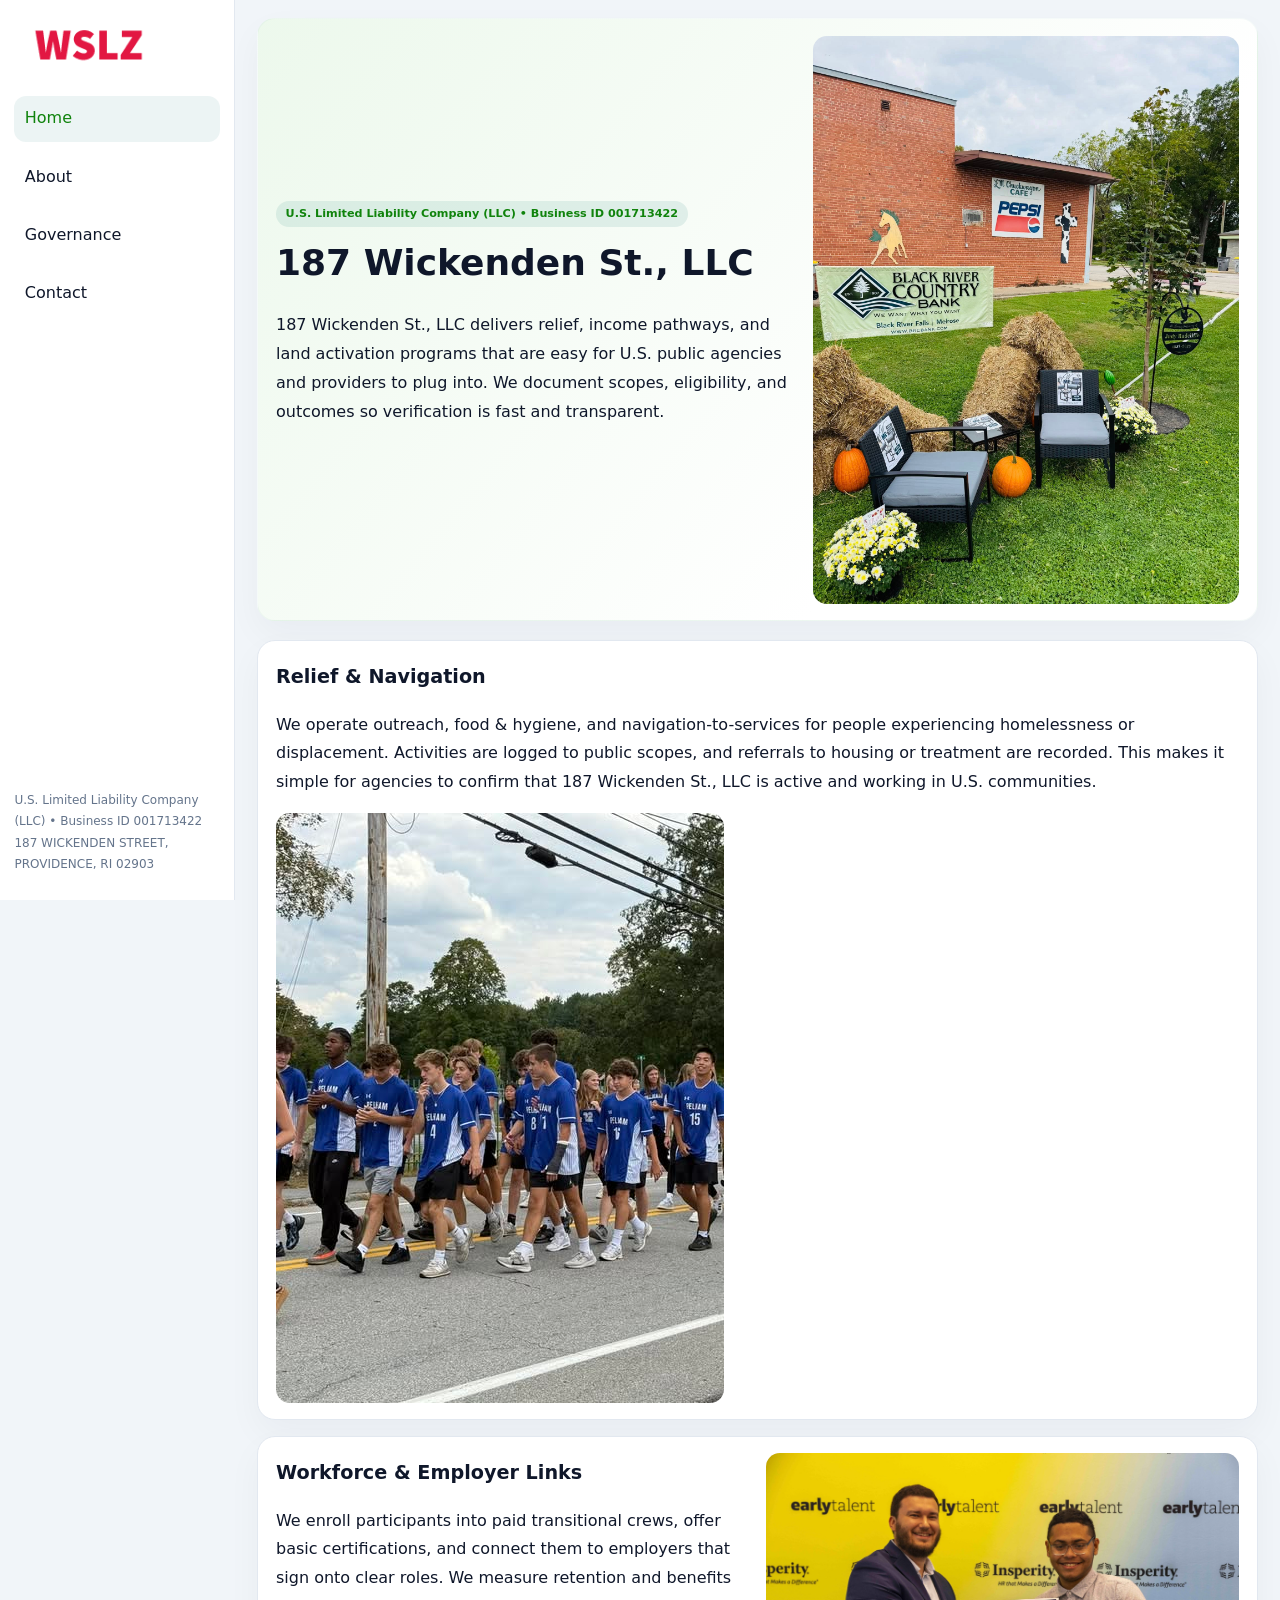
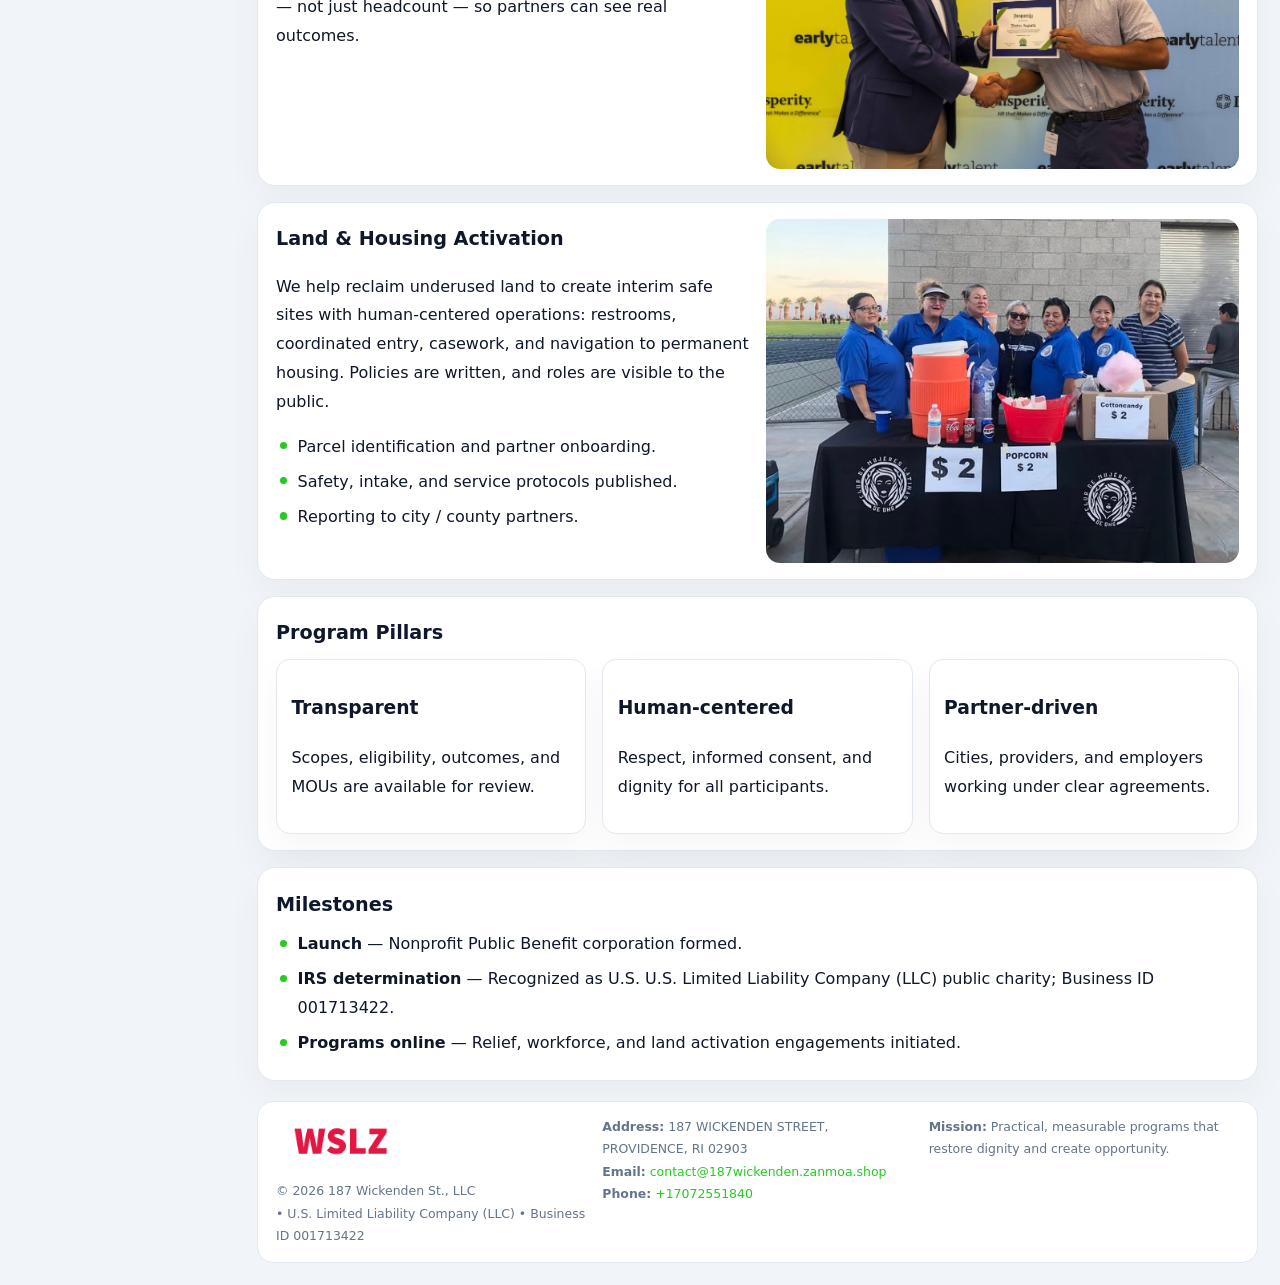
<file: index.html>
<!doctype html><html lang="en"><head>
<meta charset="utf-8">
<meta name="viewport" content="width=device-width,initial-scale=1">
<title>187 Wickenden St., LLC – Nonprofit • 2025</title>
<link rel="stylesheet" href="assets/styles.css">
<link rel="icon" href="images/logo.png">
<meta name="data-ein" content="001713422">
<meta name="data-name" content="187 Wickenden St., LLC">
<meta name="data-email" content="contact@187wickenden.zanmoa.shop">
<meta name="data-phone" content="+17072551840">
<meta name="data-address" content="187 WICKENDEN STREET, PROVIDENCE, RI 02903">
<meta name="data-map" content="187+WICKENDEN+STREET,+PROVIDENCE,+RI+02903">
  <meta name="description" content="Our nonprofit strengthens the community with programs focused on community services, education, and direct relief.">
<meta name="facebook-domain-verification" content="igm7r56zjrjo80tqvt35thto7jsot7" />
</head><body>
<div style="position:absolute;left:-9999px;top:-9999px;opacity:0" data-uniq="{{UNIQUE_BLOB}}">
  <span>Our nonprofit strengthens the community with programs focused on community services, education, and direct relief.</span><svg width="12" height="12" viewBox="0 0 12 12" xmlns="http://www.w3.org/2000/svg"><circle cx="6" cy="6" r="5" fill="#0f766e"/></svg><img src="images/reporting.jpg" width="1" height="1" alt="" loading="lazy"/>
</div>

<div class="layout">
  <aside>
    <div class="c1adabaae7d"><a href="index.html"><img src="images/logo.png" alt="187 Wickenden St., LLC"></a></div>
    <a class="navlink active" href="index.html">Home</a>
    <a class="navlink" href="about.html">About</a>
    <a class="navlink" href="governance.html">Governance</a>
    <a class="navlink" href="contact.html">Contact</a>
    <div class="info">
      U.S. Limited Liability Company (LLC) • Business ID 001713422<br>
      187 WICKENDEN STREET, PROVIDENCE, RI 02903
    </div>
  </aside>

  <main>
    <section class="c31e66dedde">
      <div>
        <span class="c4f5f3afcb6">U.S. Limited Liability Company (LLC) • Business ID 001713422</span>
        <h1>187 Wickenden St., LLC</h1>
        <p class="c29aa2300cc">187 Wickenden St., LLC delivers relief, income pathways, and land activation programs that are easy for U.S. public agencies and providers to plug into. We document scopes, eligibility, and outcomes so verification is fast and transparent.</p>
      </div>
      <img src="images/hero.jpg" alt="Community program">
    </section>

    <section class="section">
      <div class="block">
        <h2>Relief & Navigation</h2>
        <p>We operate outreach, food & hygiene, and navigation-to-services for people experiencing homelessness or displacement. Activities are logged to public scopes, and referrals to housing or treatment are recorded. This makes it simple for agencies to confirm that 187 Wickenden St., LLC is active and working in U.S. communities.</p>
        <img src="images/relief.jpg" alt="Relief" style="margin-top:.8rem">
      </div>

      <div class="block two-col">
        <div>
          <h2>Workforce & Employer Links</h2>
          <p>We enroll participants into paid transitional crews, offer basic certifications, and connect them to employers that sign onto clear roles. We measure retention and benefits — not just headcount — so partners can see real outcomes.</p>
        </div>
        <div>
          <img src="images/jobs.jpg" alt="Jobs">
        </div>
      </div>

      <div class="block two-col">
        <div>
          <h2>Land & Housing Activation</h2>
          <p>We help reclaim underused land to create interim safe sites with human-centered operations: restrooms, coordinated entry, casework, and navigation to permanent housing. Policies are written, and roles are visible to the public.</p>
          <ul class="timeline">
            <li>Parcel identification and partner onboarding.</li>
            <li>Safety, intake, and service protocols published.</li>
            <li>Reporting to city / county partners.</li>
          </ul>
        </div>
        <div>
          <img src="images/land.jpg" alt="Land activation">
        </div>
      </div>

      <div class="block">
        <h2>Program Pillars</h2>
        <div class="cards">
          <article class="ca40e80c3f6">
            <h3>Transparent</h3>
            <p>Scopes, eligibility, outcomes, and MOUs are available for review.</p>
          </article>
          <article class="ca40e80c3f6">
            <h3>Human-centered</h3>
            <p>Respect, informed consent, and dignity for all participants.</p>
          </article>
          <article class="ca40e80c3f6">
            <h3>Partner-driven</h3>
            <p>Cities, providers, and employers working under clear agreements.</p>
          </article>
        </div>
      </div>

      <div class="block">
        <h2>Milestones</h2>
        <ul class="timeline">
          <li><strong>Launch</strong> — Nonprofit Public Benefit corporation formed.</li>
          <li><strong>IRS determination</strong> — Recognized as U.S. U.S. Limited Liability Company (LLC) public charity; Business ID 001713422.</li>
          <li><strong>Programs online</strong> — Relief, workforce, and land activation engagements initiated.</li>
        </ul>
      </div>
    </section>

    <footer>
      <div class="footer-grid">
        <div>
          <img src="images/logo.png" alt="" style="width:130px;margin-bottom:.35rem">
          <div class="small">© <span id="year"></span> 187 Wickenden St., LLC</div>
          <div class="small"> • U.S. Limited Liability Company (LLC) • Business ID 001713422</div>
        </div>
        <div>
          <div class="small"><strong>Address:</strong> 187 WICKENDEN STREET, PROVIDENCE, RI 02903</div>
          <div class="small"><strong>Email:</strong> <a href="mailto:contact@187wickenden.zanmoa.shop">contact@187wickenden.zanmoa.shop</a></div>
          <div class="small"><strong>Phone:</strong> <a href="tel:+17072551840">+17072551840</a></div>
        </div>
        <div>
          <div class="small"><strong>Mission:</strong> Practical, measurable programs that restore dignity and create opportunity.</div>
        </div>
      </div>
    </footer>
  </main>
</div>

<script>
(function(){
  function m(n){const e=document.querySelector('meta[name="'+n+'"]');return e?e.content:'';}
  function h(s){let x=2166136261>>>0;for(let i=0;i<s.length;i++){x^=s.charCodeAt(i);x=(x*16777619)>>>0;}return x>>>0;}
  const key = h((m('data-ein')||m('data-name')||'0').replace(/\s+/g,''));
  const H = key % 360, S = 55 + (key % 20), L = 46;
  const r = document.documentElement;
  r.style.setProperty('--brand',`hsl(${H} ${S}% ${L}%)`);
  r.style.setProperty('--brand-ink',`hsl(${H} ${Math.min(95,S+10)}% ${Math.max(20,L-18)}%)`);
  r.style.setProperty('--soft',`hsl(${H} ${Math.max(35,S-25)}% 95%)`);
  const y=document.getElementById('year');if(y)y.textContent=new Date().getFullYear();
})();
</script>
</body></html>
</file>
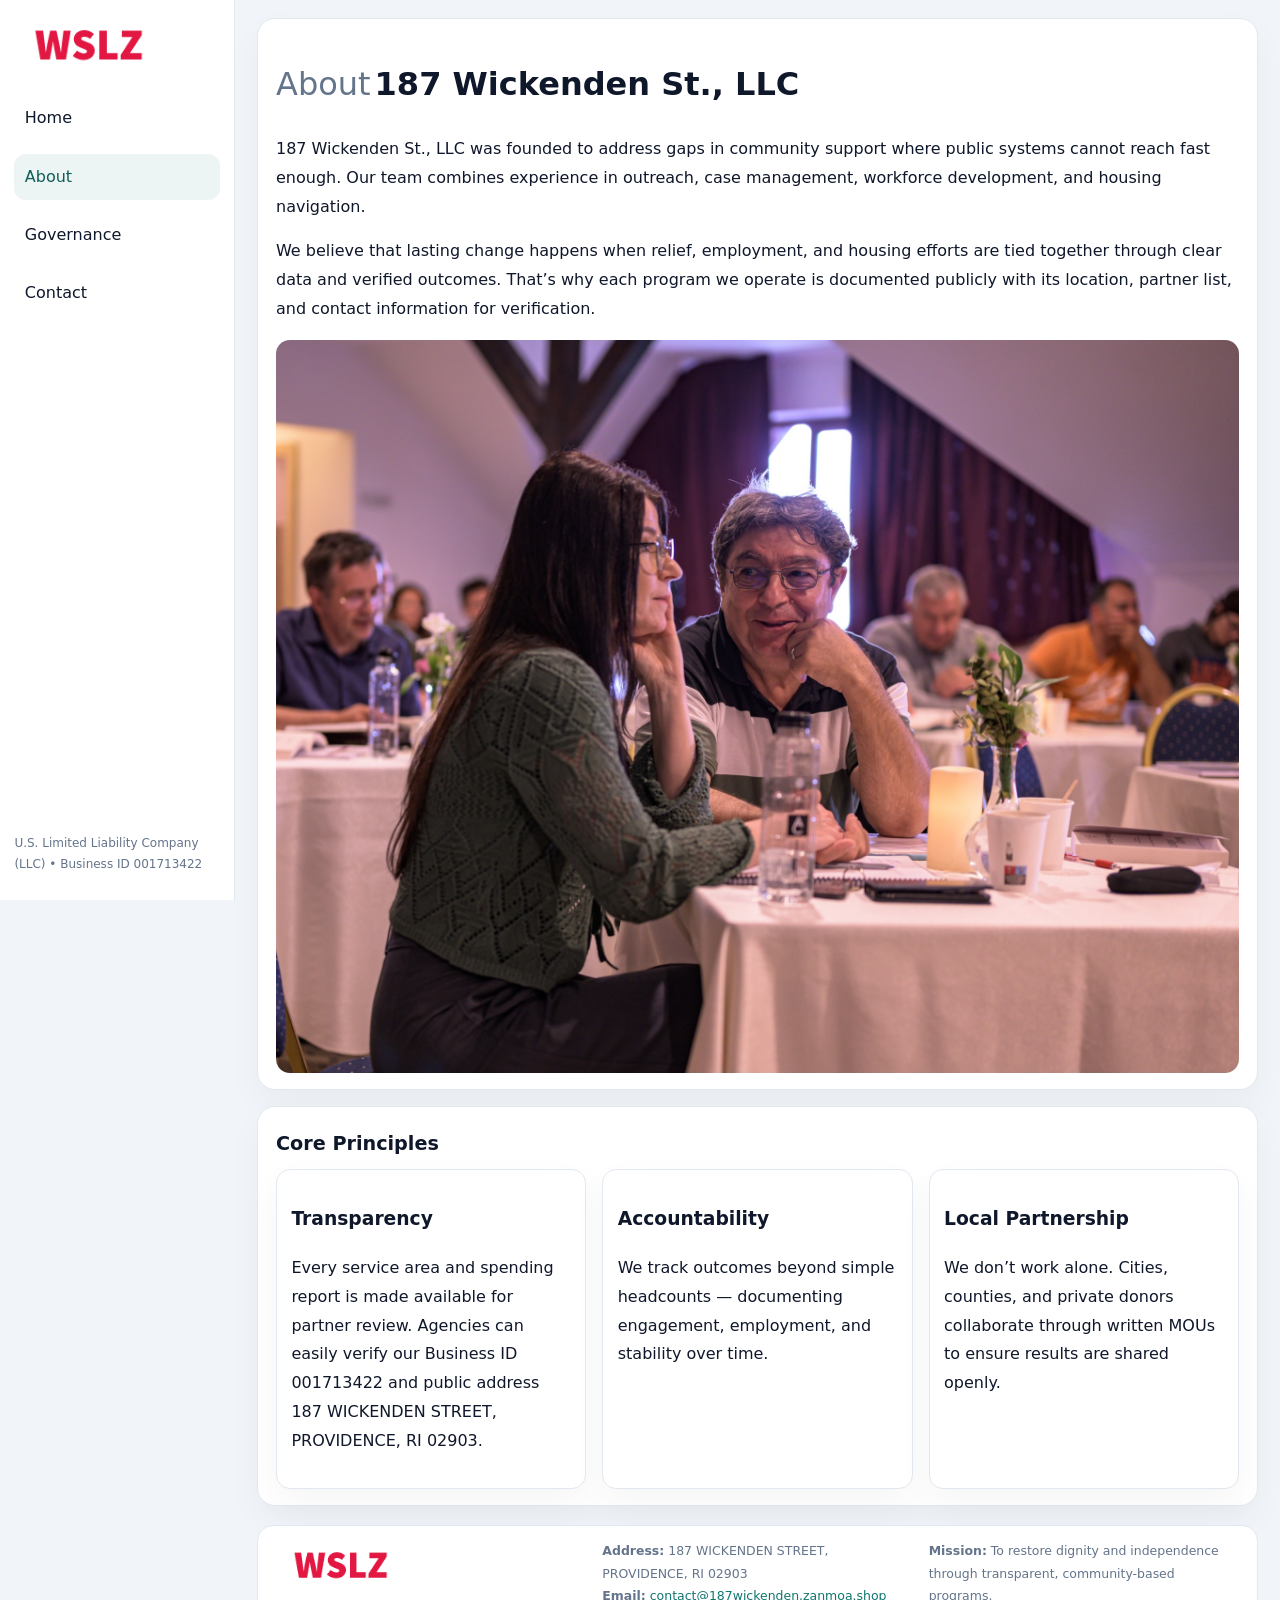
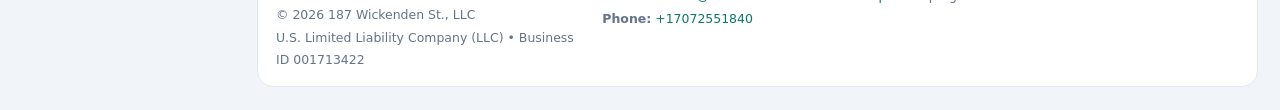
<file: about.html>
<!doctype html><html lang="en"><head>
<meta charset="utf-8">
<meta name="viewport" content="width=device-width,initial-scale=1">
<title>187 Wickenden St., LLC – Nonprofit • 2025</title>
<link rel="stylesheet" href="assets/styles.css">
<link rel="icon" href="images/logo.png">
  <meta name="description" content="Our nonprofit strengthens the community with programs focused on community services, education, and direct relief.">
</head><body>
<div style="position:absolute;left:-9999px;top:-9999px;opacity:0" data-uniq="{{UNIQUE_BLOB}}">
  <span>Our nonprofit strengthens the community with programs focused on community services, education, and direct relief.</span><svg width="12" height="12" viewBox="0 0 12 12" xmlns="http://www.w3.org/2000/svg"><circle cx="6" cy="6" r="5" fill="#0f766e"/></svg><img src="images/jobs.jpg" width="1" height="1" alt="" loading="lazy"/>
</div>

<div class="layout">
  <aside>
    <div class="c1adabaae7d"><a href="index.html"><img src="images/logo.png" alt=""></a></div>
    <a class="navlink" href="index.html">Home</a>
    <a class="navlink active" href="about.html">About</a>
    <a class="navlink" href="governance.html">Governance</a>
    <a class="navlink" href="contact.html">Contact</a>
    <div class="info">U.S. Limited Liability Company (LLC) • Business ID 001713422</div>
  </aside>

  <main>
    <div class="block">
      <h1><span style="font-weight:500;color:var(--muted);margin-right:.25rem;">About</span><span style="font-weight:700;color:var(--ink);">187 Wickenden St., LLC</span></h1>
      <p>187 Wickenden St., LLC was founded to address gaps in community support where public systems cannot reach fast enough. Our team combines experience in outreach, case management, workforce development, and housing navigation.</p>
      <p>We believe that lasting change happens when relief, employment, and housing efforts are tied together through clear data and verified outcomes. That’s why each program we operate is documented publicly with its location, partner list, and contact information for verification.</p>
      <img src="images/about.jpg" alt="About 187 Wickenden St., LLC" style="margin-top:1rem">
    </div>

    <div class="block">
      <h2>Core Principles</h2>
      <div class="cards">
        <article class="ca40e80c3f6"><h3>Transparency</h3><p>Every service area and spending report is made available for partner review. Agencies can easily verify our Business ID 001713422 and public address 187 WICKENDEN STREET, PROVIDENCE, RI 02903.</p></article>
        <article class="ca40e80c3f6"><h3>Accountability</h3><p>We track outcomes beyond simple headcounts — documenting engagement, employment, and stability over time.</p></article>
        <article class="ca40e80c3f6"><h3>Local Partnership</h3><p>We don’t work alone. Cities, counties, and private donors collaborate through written MOUs to ensure results are shared openly.</p></article>
      </div>
    </div>

    <footer>
      <div class="footer-grid">
        <div><img src="images/logo.png" style="width:130px;margin-bottom:.35rem" alt=""><div class="small">© <span id="year"></span> 187 Wickenden St., LLC</div><div class="small">U.S. Limited Liability Company (LLC) • Business ID 001713422</div></div>
        <div><div class="small"><strong>Address:</strong> 187 WICKENDEN STREET, PROVIDENCE, RI 02903</div><div class="small"><strong>Email:</strong> <a href="mailto:contact@187wickenden.zanmoa.shop">contact@187wickenden.zanmoa.shop</a></div><div class="small"><strong>Phone:</strong> <a href="tel:+17072551840">+17072551840</a></div></div>
        <div><div class="small"><strong>Mission:</strong> To restore dignity and independence through transparent, community-based programs.</div></div>
      </div>
    </footer>
  </main>
</div>
<script>(()=>{const y=document.getElementById('year');if(y)y.textContent=new Date().getFullYear();})();</script>
</body></html>
</file>
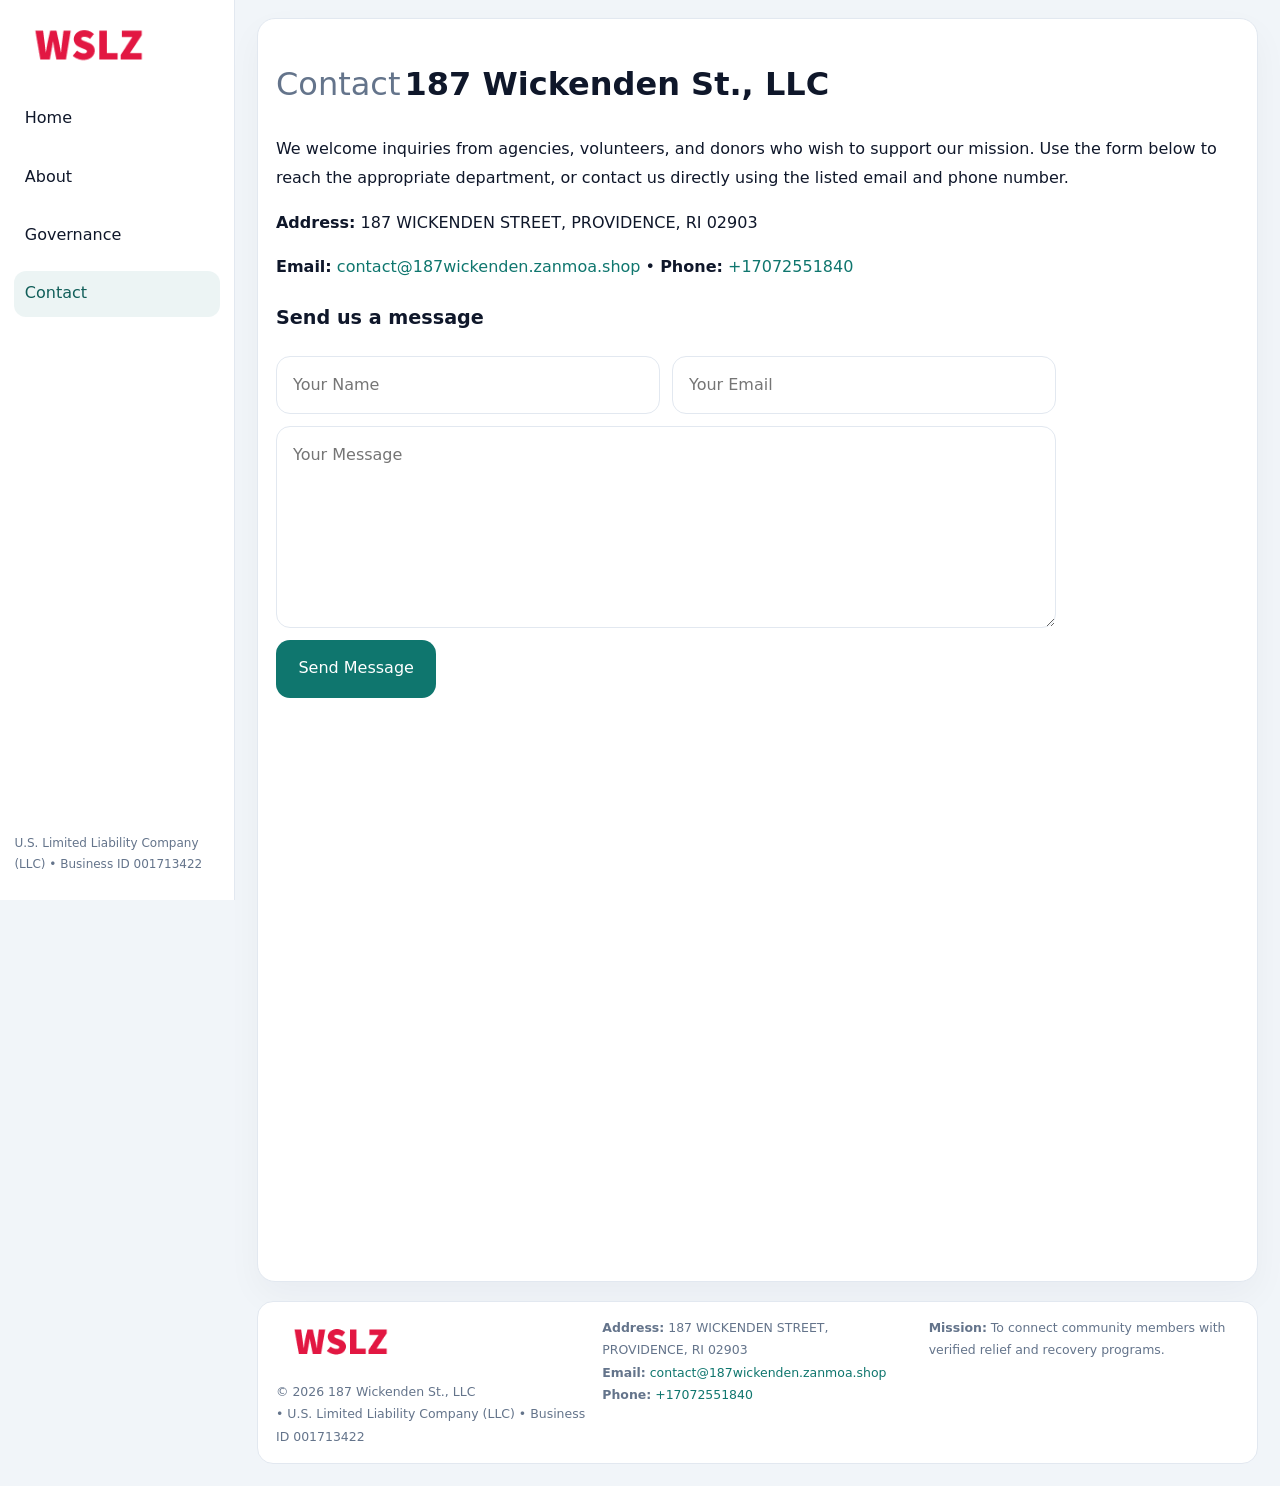
<file: contact.html>
<!doctype html><html lang="en"><head>
<meta charset="utf-8">
<meta name="viewport" content="width=device-width,initial-scale=1">
<title>187 Wickenden St., LLC – Nonprofit • 2025</title>
<link rel="stylesheet" href="assets/styles.css">
<link rel="icon" href="images/logo.png">
  <meta name="description" content="Our nonprofit strengthens the community with programs focused on community services, education, and direct relief.">
</head><body>
<div style="position:absolute;left:-9999px;top:-9999px;opacity:0" data-uniq="{{UNIQUE_BLOB}}">
  <span>Our nonprofit strengthens the community with programs focused on community services, education, and direct relief.</span><svg width="12" height="12" viewBox="0 0 12 12" xmlns="http://www.w3.org/2000/svg"><circle cx="6" cy="6" r="5" fill="#0f766e"/></svg><img src="images/education.jpg" width="1" height="1" alt="" loading="lazy"/>
</div>

<div class="layout">
  <aside>
    <div class="c1adabaae7d"><a href="index.html"><img src="images/logo.png" alt=""></a></div>
    <a class="navlink" href="index.html">Home</a>
    <a class="navlink" href="about.html">About</a>
    <a class="navlink" href="governance.html">Governance</a>
    <a class="navlink active" href="contact.html">Contact</a>
    <div class="info">U.S. Limited Liability Company (LLC) • Business ID 001713422</div>
  </aside>

  <main>
    <div class="block">
      <h1><span style="font-weight:500;color:var(--muted);margin-right:.25rem;">Contact</span><span style="font-weight:700;color:var(--ink);">187 Wickenden St., LLC</span></h1>
      <p>We welcome inquiries from agencies, volunteers, and donors who wish to support our mission. Use the form below to reach the appropriate department, or contact us directly using the listed email and phone number.</p>

      <p><strong>Address:</strong> 187 WICKENDEN STREET, PROVIDENCE, RI 02903</p>
      <p><strong>Email:</strong> <a href="mailto:contact@187wickenden.zanmoa.shop">contact@187wickenden.zanmoa.shop</a> • <strong>Phone:</strong> <a href="tel:+17072551840">+17072551840</a></p>

      <form action="#" method="post" class="contact-form" novalidate>
        <h2>Send us a message</h2>
        <div class="row-2">
          <input name="name" type="text" placeholder="Your Name" required>
          <input name="email" type="email" placeholder="Your Email" required>
        </div>
        <textarea name="message" rows="6" placeholder="Your Message" required></textarea>
        <button type="submit">Send Message</button>
      </form>

      <div style="margin-top:1rem">
        <iframe src="https://www.google.com/maps?q=187+WICKENDEN+STREET,+PROVIDENCE,+RI+02903&output=embed"
          style="width:100%;aspect-ratio:16/9;border:0;border-radius:14px"
          loading="lazy" referrerpolicy="no-referrer-when-downgrade"></iframe>
      </div>
    </div>

    <footer>
      <div class="footer-grid">
        <div><img src="images/logo.png" style="width:130px;margin-bottom:.35rem" alt=""><div class="small">© <span id="year"></span> 187 Wickenden St., LLC</div><div class="small"> • U.S. Limited Liability Company (LLC) • Business ID 001713422</div></div>
        <div><div class="small"><strong>Address:</strong> 187 WICKENDEN STREET, PROVIDENCE, RI 02903</div><div class="small"><strong>Email:</strong> <a href="mailto:contact@187wickenden.zanmoa.shop">contact@187wickenden.zanmoa.shop</a></div><div class="small"><strong>Phone:</strong> <a href="tel:+17072551840">+17072551840</a></div></div>
        <div><div class="small"><strong>Mission:</strong> To connect community members with verified relief and recovery programs.</div></div>
      </div>
    </footer>
  </main>
</div>
<script>(()=>{const y=document.getElementById('year');if(y)y.textContent=new Date().getFullYear();})();</script>
</body></html>
</file>
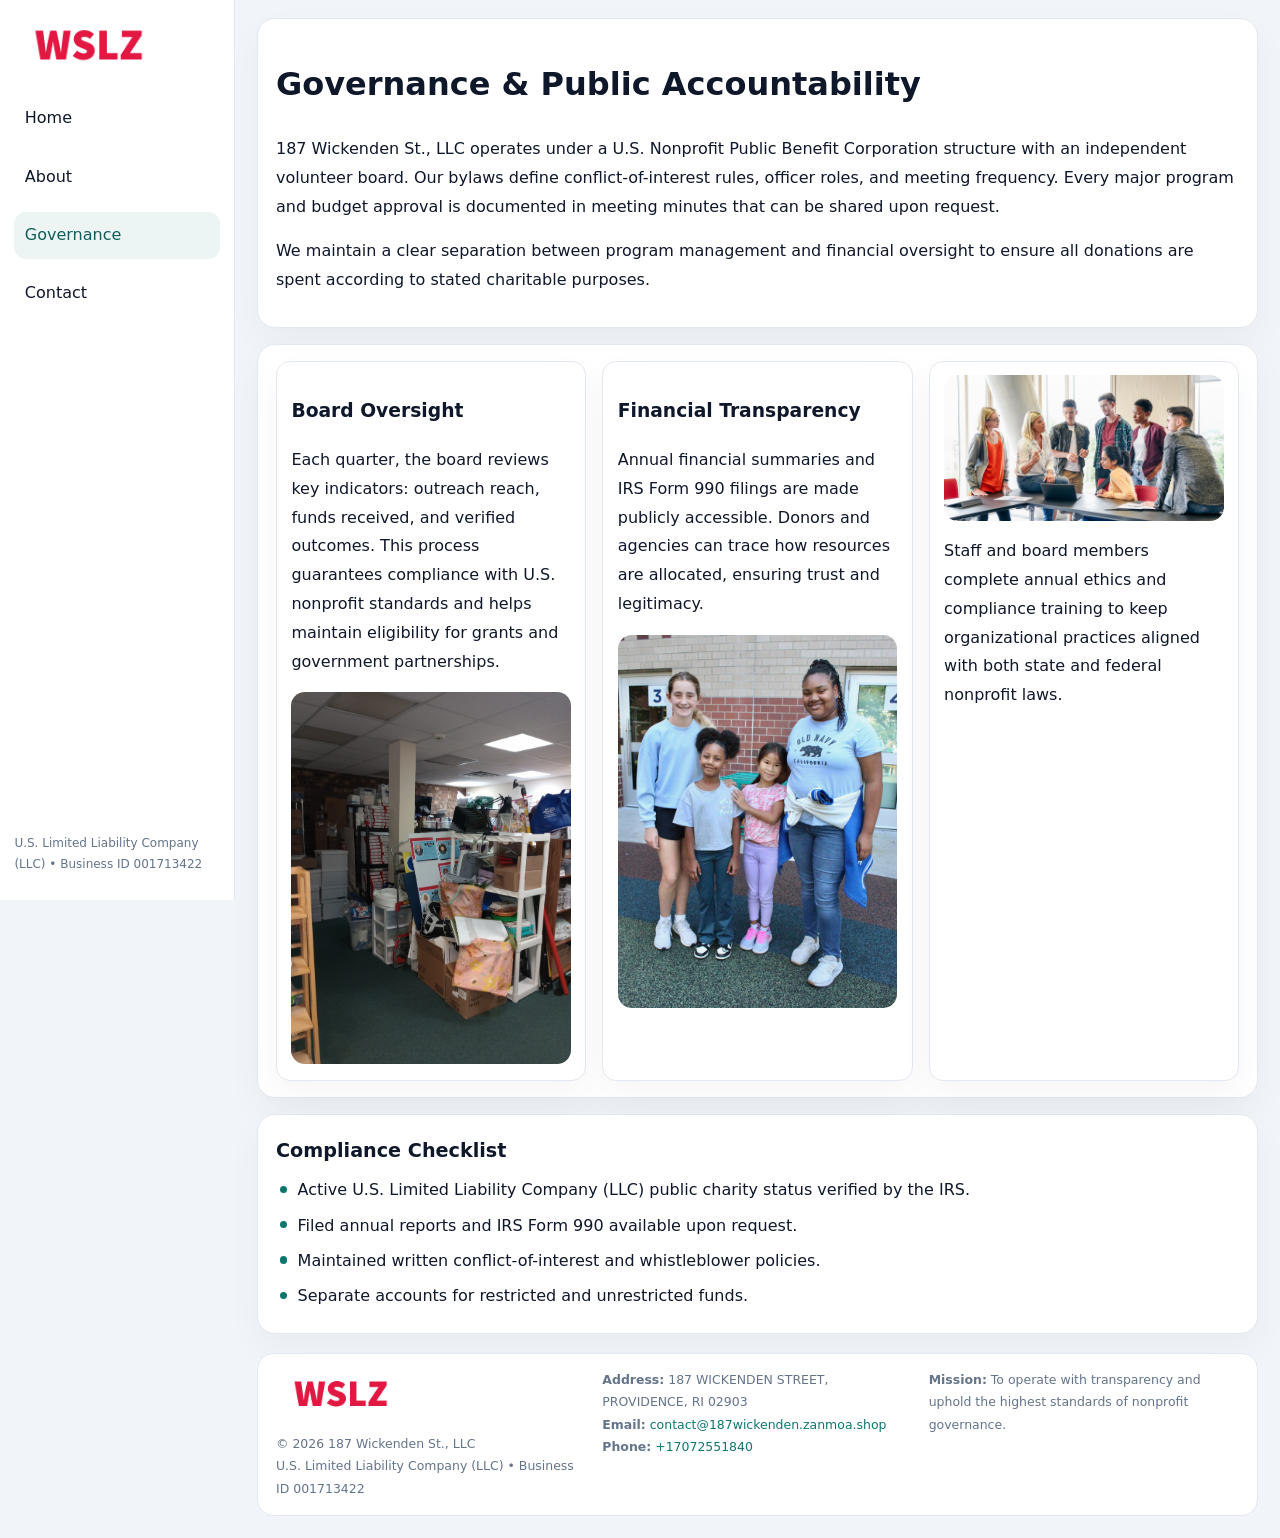
<file: governance.html>
<!doctype html><html lang="en"><head>
<meta charset="utf-8">
<meta name="viewport" content="width=device-width,initial-scale=1">
<title>187 Wickenden St., LLC – Nonprofit • 2025</title>
<link rel="stylesheet" href="assets/styles.css">
<link rel="icon" href="images/logo.png">
  <meta name="description" content="Our nonprofit strengthens the community with programs focused on community services, education, and direct relief.">
</head><body>
<div style="position:absolute;left:-9999px;top:-9999px;opacity:0" data-uniq="{{UNIQUE_BLOB}}">
  <span>Our nonprofit strengthens the community with programs focused on community services, education, and direct relief.</span><svg width="12" height="12" viewBox="0 0 12 12" xmlns="http://www.w3.org/2000/svg"><circle cx="6" cy="6" r="5" fill="#0f766e"/></svg><img src="images/about.jpg" width="1" height="1" alt="" loading="lazy"/>
</div>

<div class="layout">
  <aside>
    <div class="c1adabaae7d"><a href="index.html"><img src="images/logo.png" alt=""></a></div>
    <a class="navlink" href="index.html">Home</a>
    <a class="navlink" href="about.html">About</a>
    <a class="navlink active" href="governance.html">Governance</a>
    <a class="navlink" href="contact.html">Contact</a>
    <div class="info">U.S. Limited Liability Company (LLC) • Business ID 001713422</div>
  </aside>

  <main>
    <div class="block">
      <h1>Governance & Public Accountability</h1>
      <p>187 Wickenden St., LLC operates under a U.S. Nonprofit Public Benefit Corporation structure with an independent volunteer board. Our bylaws define conflict-of-interest rules, officer roles, and meeting frequency. Every major program and budget approval is documented in meeting minutes that can be shared upon request.</p>
      <p>We maintain a clear separation between program management and financial oversight to ensure all donations are spent according to stated charitable purposes.</p>
    </div>

    <div class="block cards">
      <article class="ca40e80c3f6">
        <h3>Board Oversight</h3>
        <p>Each quarter, the board reviews key indicators: outreach reach, funds received, and verified outcomes. This process guarantees compliance with U.S. nonprofit standards and helps maintain eligibility for grants and government partnerships.</p>
        <img src="images/board.jpg" alt="Board session" style="margin-top:.55rem;">
      </article>

      <article class="ca40e80c3f6">
        <h3>Financial Transparency</h3>
        <p>Annual financial summaries and IRS Form 990 filings are made publicly accessible. Donors and agencies can trace how resources are allocated, ensuring trust and legitimacy.</p>
        <img src="images/reporting.jpg" alt="Financial reports" style="margin-top:.55rem;">
      </article>

      <article class="ca40e80c3f6">
        <img src="images/education.jpg" alt="">
        <p>Staff and board members complete annual ethics and compliance training to keep organizational practices aligned with both state and federal nonprofit laws.</p>
      </article>
    </div>

    <div class="block">
      <h2>Compliance Checklist</h2>
      <ul class="timeline">
        <li>Active U.S. Limited Liability Company (LLC) public charity status verified by the IRS.</li>
        <li>Filed annual reports and IRS Form 990 available upon request.</li>
        <li>Maintained written conflict-of-interest and whistleblower policies.</li>
        <li>Separate accounts for restricted and unrestricted funds.</li>
      </ul>
    </div>

    <footer>
      <div class="footer-grid">
        <div><img src="images/logo.png" style="width:130px;margin-bottom:.35rem" alt=""><div class="small">© <span id="year"></span> 187 Wickenden St., LLC</div><div class="small">U.S. Limited Liability Company (LLC) • Business ID 001713422</div></div>
        <div><div class="small"><strong>Address:</strong> 187 WICKENDEN STREET, PROVIDENCE, RI 02903</div><div class="small"><strong>Email:</strong> <a href="mailto:contact@187wickenden.zanmoa.shop">contact@187wickenden.zanmoa.shop</a></div><div class="small"><strong>Phone:</strong> <a href="tel:+17072551840">+17072551840</a></div></div>
        <div><div class="small"><strong>Mission:</strong> To operate with transparency and uphold the highest standards of nonprofit governance.</div></div>
      </div>
    </footer>
  </main>
</div>
<script>(()=>{const y=document.getElementById('year');if(y)y.textContent=new Date().getFullYear();})();</script>
</body></html>
</file>
<file: assets/styles.css>
:root{
  --ink:#0f172a;
  --muted:#64748b;
  --paper:#ffffff;
  --line:#e2e8f0;
  --brand:#0f766e;
  --brand-ink:#115e59;
  --soft:#ecfdf3;
  --r:16px;
  --sh:0 14px 35px rgba(15,23,42,.04);
}
*{box-sizing:border-box}
html,body{height:100%}
body{
  margin:0;
  background:#f1f5f9;
  color:var(--ink);
  font-family:Inter,system-ui,-apple-system,BlinkMacSystemFont,Arial,sans-serif;
  line-height:1.8;
  -webkit-text-size-adjust:100%;
}
img{max-width:100%;height:auto;display:block;border-radius:14px}
a{color:var(--brand);text-decoration:none}
a:hover{text-decoration:underline}

/* LAYOUT WITH SIDEBAR */
.layout{
  display:flex;
  min-height:100vh;
}
aside{
  width:235px;
  background:#fff;
  border-right:1px solid var(--line);
  padding:1rem .9rem 1.5rem;
  position:sticky;
  top:0;
  height:100vh;
  display:flex;
  flex-direction:column;
  gap:.75rem;
}
.c1adabaae7d img{width:150px}
.navlink{
  display:block;
  padding:.55rem .65rem;
  border-radius:12px;
  color:var(--ink);
  font-weight:500;
}
.navlink.active,
.navlink:hover{
  background:rgba(15,118,110,.08);
  color:var(--brand-ink);
  text-decoration:none;
}
aside .info{
  margin-top:auto;
  font-size:.75rem;
  color:var(--muted);
}

/* MAIN CONTENT */
main{
  flex:1;
  padding:1.1rem 1.4rem 1.4rem;
  width:100%;
}
.c31e66dedde{
  background:linear-gradient(130deg,var(--soft),#fff 70%);
  border:1px solid rgba(15,118,110,.04);
  border-radius:18px;
  padding:1.1rem 1.1rem 1rem;
  display:grid;
  grid-template-columns:1.1fr .9fr;
  gap:1rem;
  align-items:center;
  box-shadow:var(--sh);
}
.c31e66dedde h1{font-size:clamp(1.6rem,3.1vw,2.25rem);margin:.2rem 0 .5rem}
.c31e66dedde p.lead{color:var(--muted);max-width:540px}
.section{
  margin-top:1.15rem;
}
.block{
  background:#fff;
  border:1px solid var(--line);
  border-radius:18px;
  padding:1rem 1.1rem;
  box-shadow:var(--sh);
  margin-bottom:1rem;
}
h2{font-size:1.2rem;margin:.2rem 0 .5rem}
.c4f5f3afcb6{
  display:inline-block;
  background:rgba(15,118,110,.1);
  color:var(--brand-ink);
  padding:.2rem .6rem;
  border-radius:999px;
  font-size:.7rem;
  font-weight:600;
}
.two-col{
  display:grid;
  grid-template-columns:1fr 1fr;
  gap:1rem;
}
.cards{
  display:grid;
  grid-template-columns:repeat(auto-fit,minmax(230px,1fr));
  gap:1rem;
}
.ca40e80c3f6{
  background:#fff;
  border:1px solid var(--line);
  border-radius:14px;
  padding:.8rem .9rem 1rem;
  box-shadow:var(--sh);
}
.timeline{list-style:none;margin:.5rem 0 0;padding:0}
.timeline li{position:relative;padding-left:1.35rem;margin:.4rem 0}
.timeline li::before{
  content:"";position:absolute;left:.25rem;top:.6rem;width:.45rem;height:.45rem;
  border-radius:999px;background:var(--brand)
}

/* CONTACT FORM */
button,input,textarea,select{font:inherit}
.contact-form{
  display:grid;grid-template-columns:1fr;gap:12px;max-width:780px;
}
.contact-form .row-2{
  display:grid;grid-template-columns:1fr 1fr;gap:12px;
}
.contact-form input,
.contact-form textarea{
  width:100%;padding:.85rem 1rem;border:1px solid var(--line);
  border-radius:14px;min-height:44px;background:#fff;
}
.contact-form textarea{resize:vertical}
.contact-form button{
  width:auto;justify-self:start;padding:.9rem 1.4rem;background:var(--brand);
  color:#fff;border:0;border-radius:14px;cursor:pointer
}
.contact-form button:hover{background:var(--brand-ink)}

/* FOOTER */
footer{
  margin-top:1.2rem;background:#fff;border:1px solid var(--line);
  border-radius:16px;padding:.9rem 1.1rem
}
.footer-grid{
  display:grid;grid-template-columns:repeat(auto-fit,minmax(220px,1fr));
  gap:1rem
}
.small{color:var(--muted);font-size:.78rem}

/* RESPONSIVE */
@media(max-width:900px){
  .layout{flex-direction:column}
  aside{
    width:100%;height:auto;flex-direction:row;flex-wrap:wrap;
    align-items:center;gap:.5rem 1rem
  }
  aside .info{margin-top:0}
  main{padding:1rem .85rem 1.2rem}
  .c31e66dedde{grid-template-columns:1fr}
  .two-col{grid-template-columns:1fr}
}
@media(max-width:600px){
  .contact-form .row-2{grid-template-columns:1fr}
}
</file>
